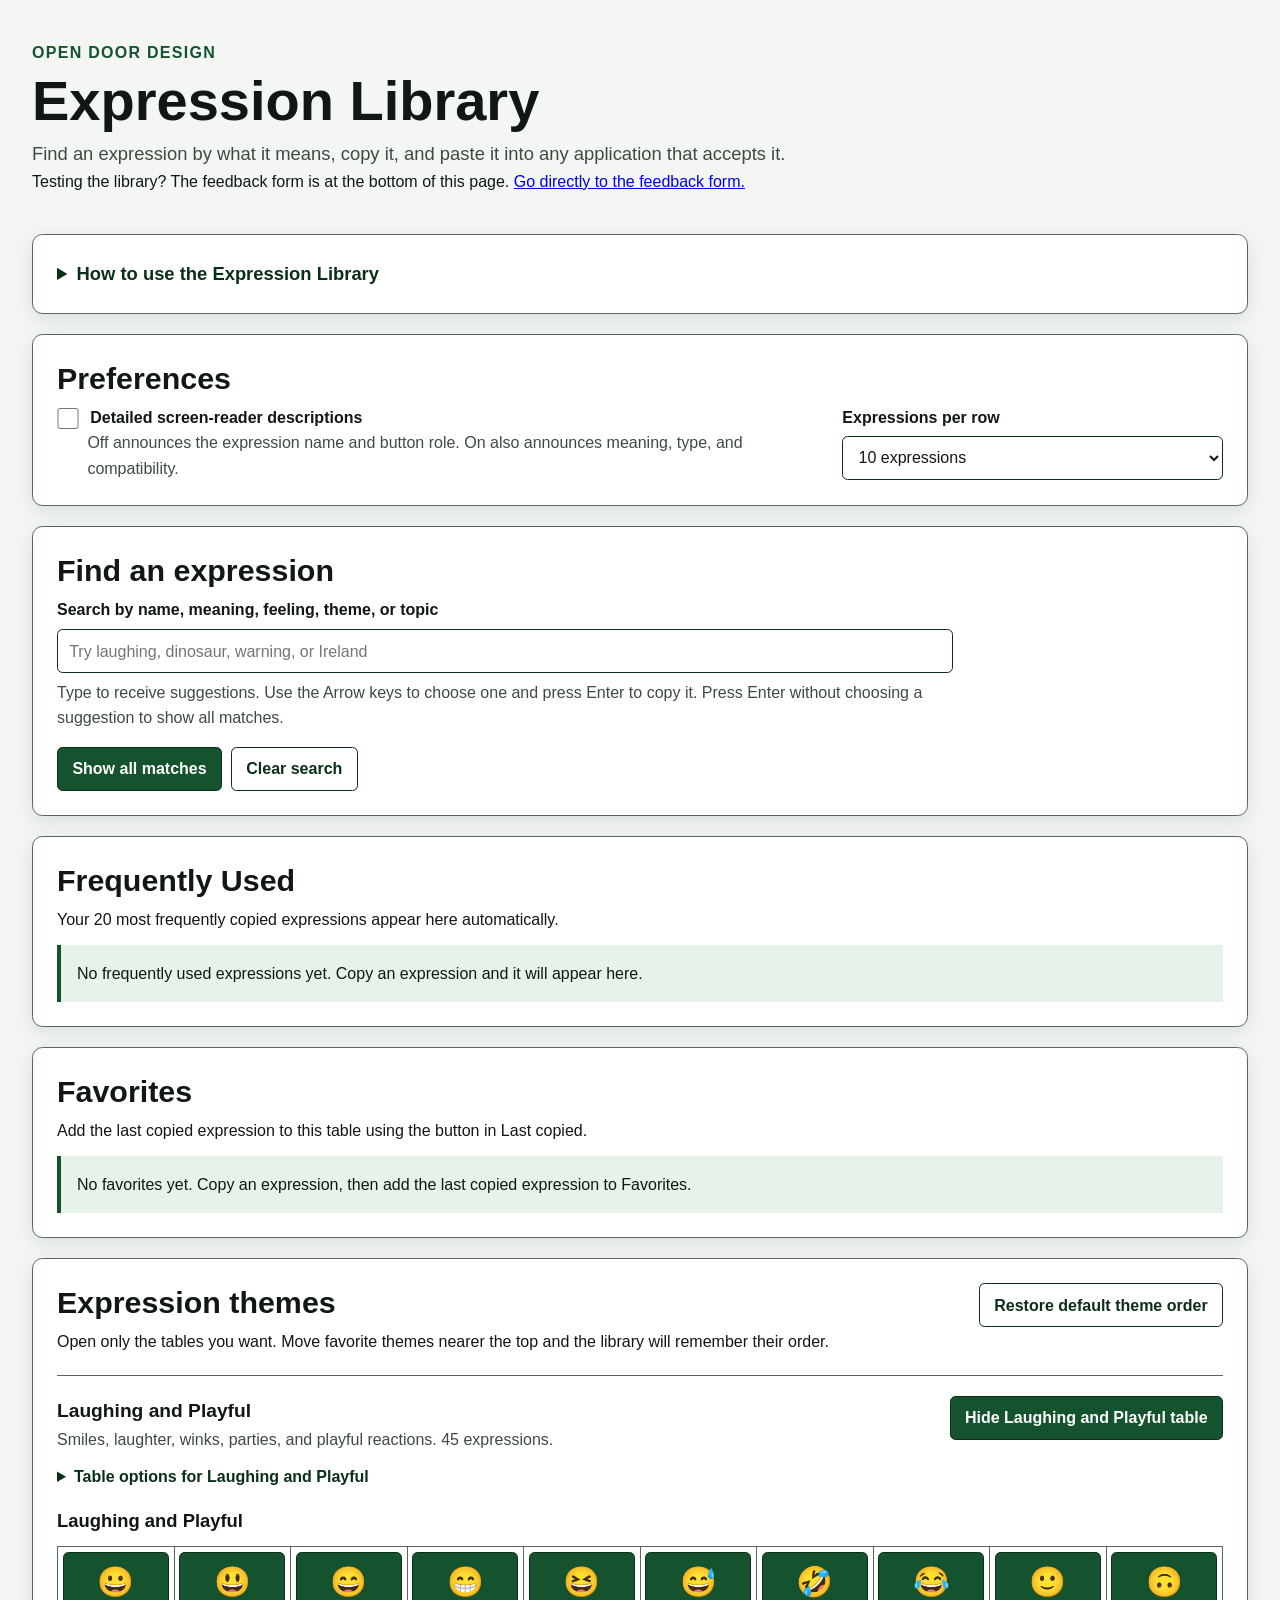
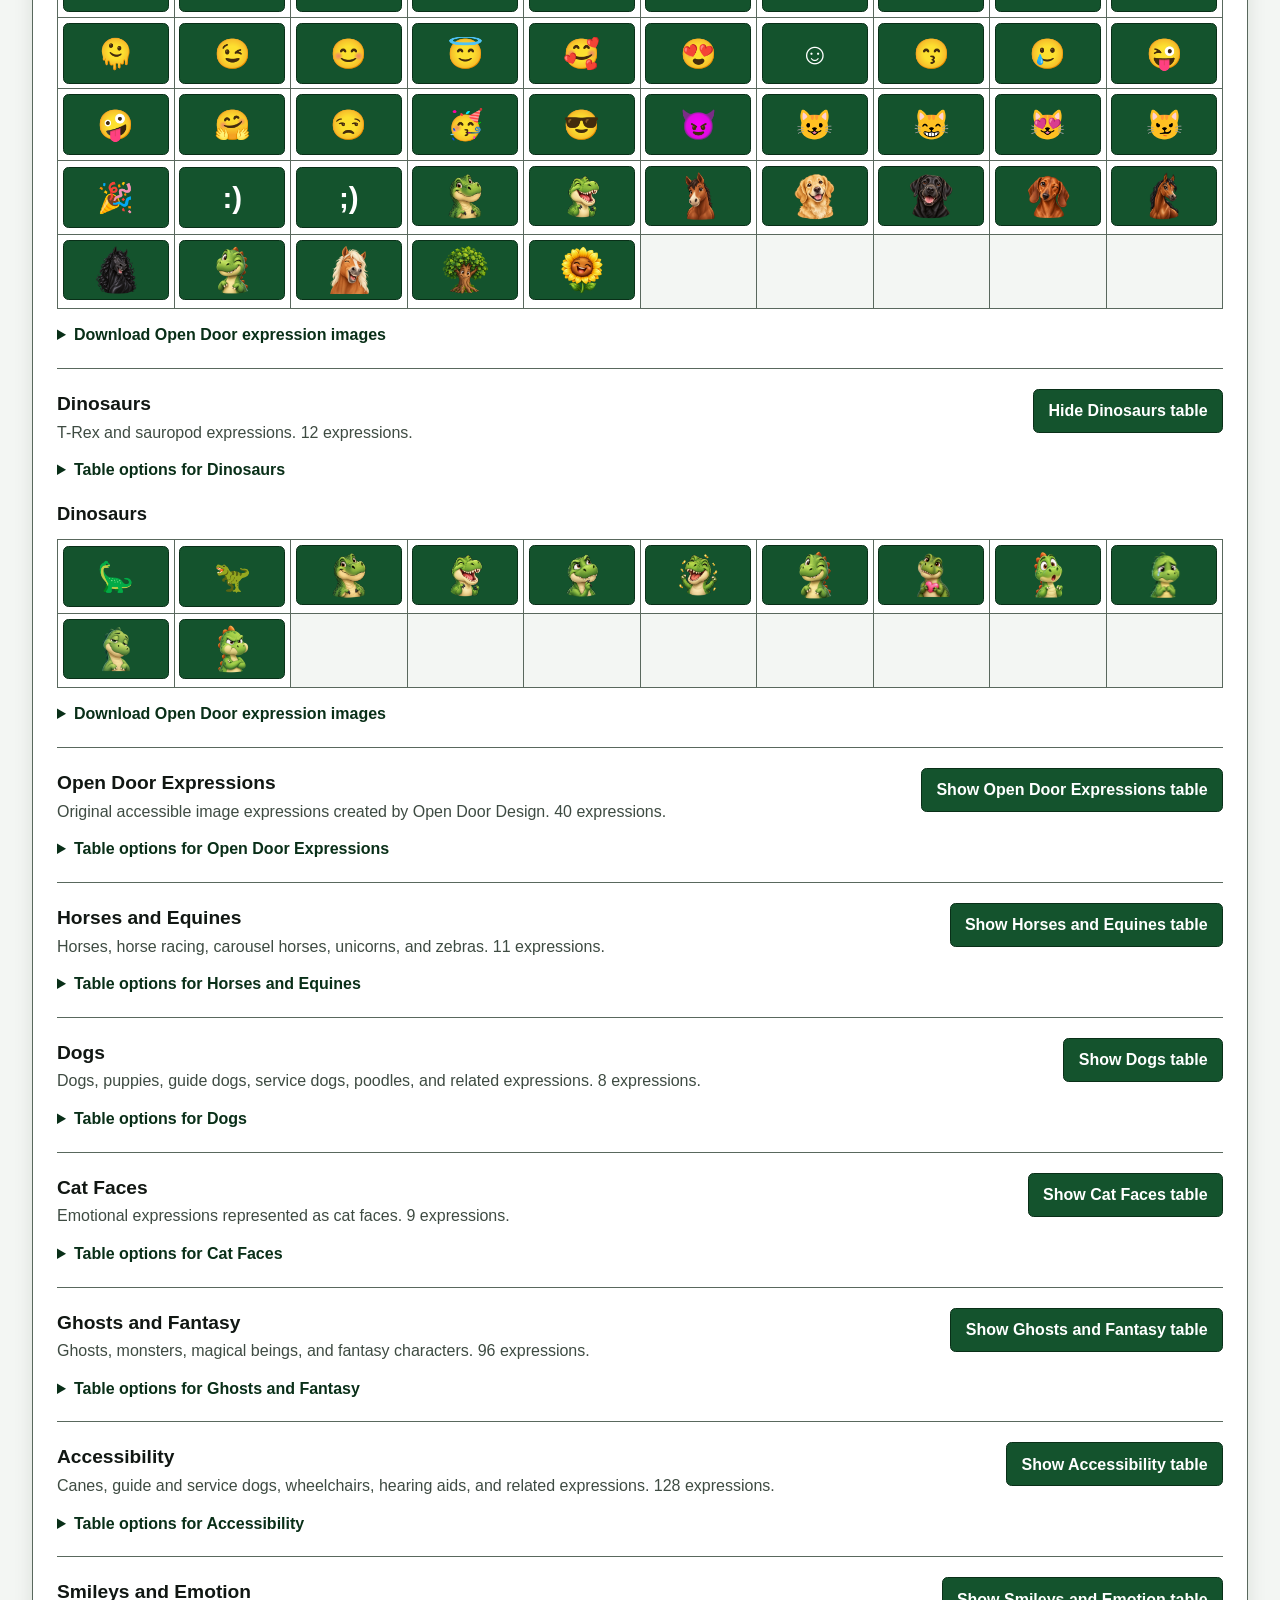
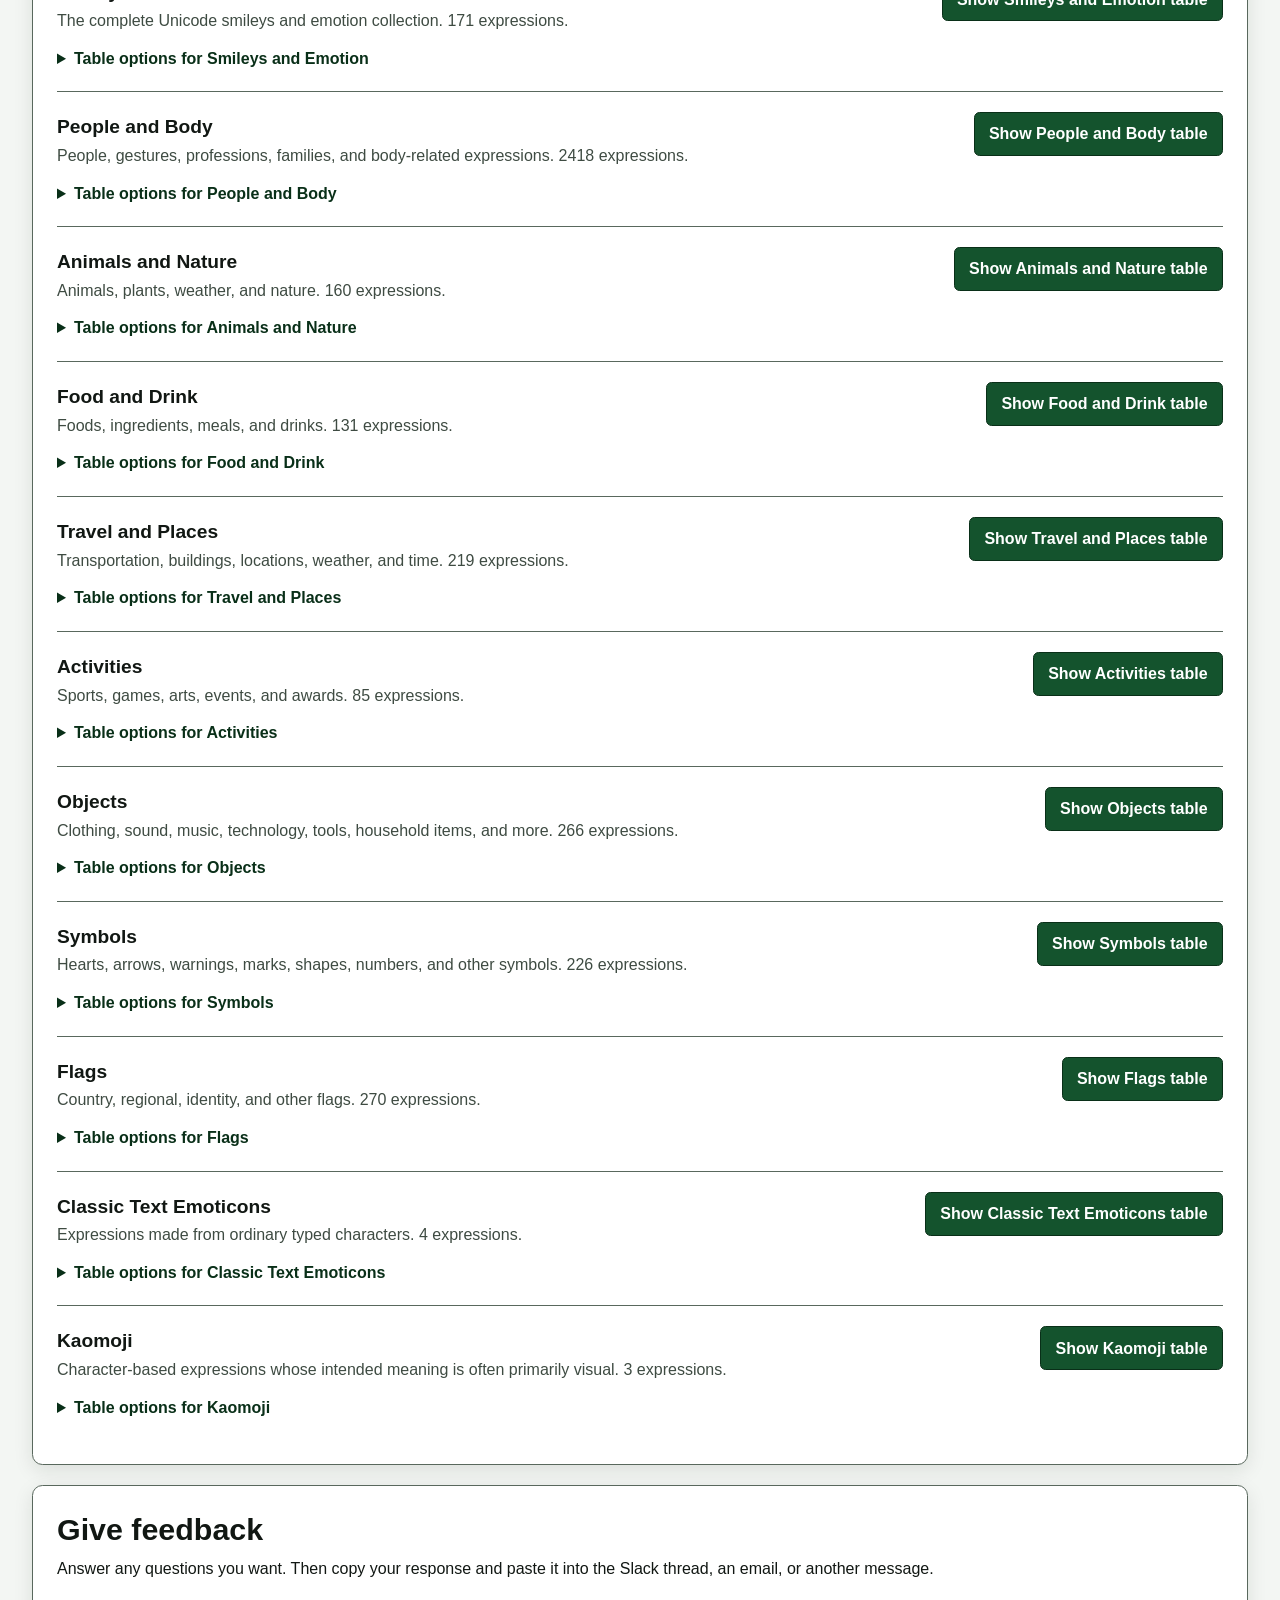
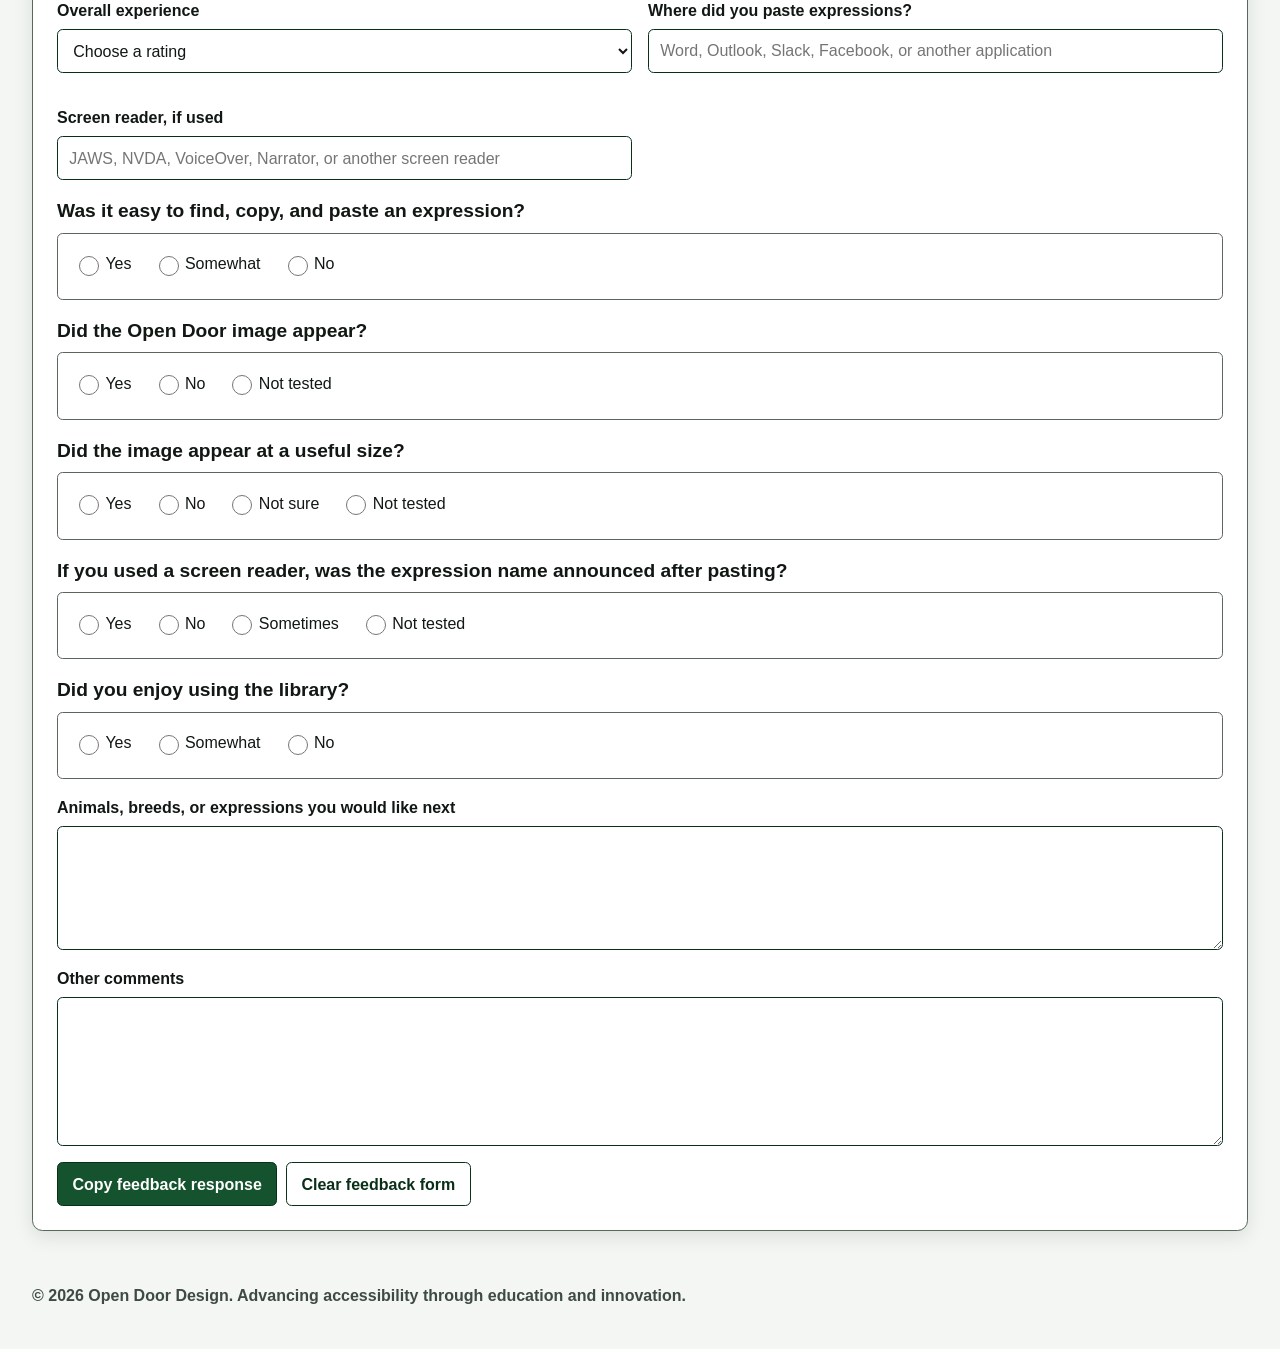
<file: index.html>
<!doctype html>
<html lang="en">
<head>
  <meta charset="utf-8">
  <meta name="viewport" content="width=device-width, initial-scale=1">
  <meta name="description" content="A screen-reader-first library for finding, understanding, and copying emoji, emoticons, kaomoji, symbols, and flags.">
  <title>Expression Library</title>
  <link rel="stylesheet" href="styles.css">
</head>
<body>
  <a class="skipLink" href="#expressionSearch">Skip to expression search</a>
  <header class="siteHeader">
    <p class="eyebrow">Open Door Design</p>
    <h1>Expression Library</h1>
    <p class="introduction">Find an expression by what it means, copy it, and paste it into any application that accepts it.</p>
    <p>Testing the library? The feedback form is at the bottom of this page. <a id="feedbackLink" href="#feedbackHeading">Go directly to the feedback form.</a></p>
  </header>
  <main id="main">
    <details class="instructions">
      <summary>How to use the Expression Library</summary>
      <div class="instructionsContent">
        <p>Type in the Find an expression edit combo. Use Down Arrow and Up Arrow to review suggestions. Press Enter on a suggestion to copy it.</p>
        <p>To browse, open a theme table and move through its expression buttons. Press Enter or Space to copy an expression. Frequently Used updates whenever an expression is copied.</p>
        <p>Unicode expressions copy as text. Open Door image expressions copy as small inline images with accessible HTML and a plain-text fallback. The receiving application decides which format to use.</p>
      </div>
    </details>
    <section class="controlPanel">
      <h2 id="preferencesHeading">Preferences</h2>
      <div class="preferencesGrid">
        <div class="preference">
          <input id="detailsToggle" type="checkbox">
          <label for="detailsToggle">Detailed screen-reader descriptions</label>
          <p>Off announces the expression name and button role. On also announces meaning, type, and compatibility.</p>
        </div>
        <div class="preference">
          <label for="columnCount">Expressions per row</label>
          <select id="columnCount">
            <option value="10">10 expressions</option>
            <option value="5">5 expressions</option>
          </select>
        </div>
      </div>
    </section>
    <section class="searchPanel" role="search" aria-labelledby="findHeading">
      <h2 id="findHeading">Find an expression</h2>
      <div class="comboWrapper">
        <label for="expressionSearch">Search by name, meaning, feeling, theme, or topic</label>
        <input id="expressionSearch" type="search" role="combobox" aria-autocomplete="list" aria-expanded="false" aria-controls="searchSuggestions" aria-describedby="searchHelp" autocomplete="off" placeholder="Try laughing, dinosaur, warning, or Ireland">
        <p id="searchHelp">Type to receive suggestions. Use the Arrow keys to choose one and press Enter to copy it. Press Enter without choosing a suggestion to show all matches.</p>
        <ul id="searchSuggestions" class="suggestions" role="listbox" aria-label="Expression suggestions" hidden></ul>
      </div>
      <div class="searchActions">
        <button id="showMatchesButton" type="button">Show all matches</button>
        <button id="clearSearchButton" class="secondaryButton" type="button">Clear search</button>
      </div>
    </section>
    <section id="lastCopiedSection" class="lastCopied" hidden>
      <h2 id="lastCopiedHeading">Last copied</h2>
      <p id="lastCopiedText"></p>
      <button id="favoriteLastButton" class="secondaryButton" type="button"></button>
    </section>
    <section id="searchResultsSection" class="permanentTableSection" hidden>
      <h2 id="searchResultsHeading">Search Results</h2>
      <p id="searchResultsSummary" tabindex="-1"></p>
      <div id="searchResultsTable"></div>
    </section>
    <section class="permanentTableSection">
      <h2 id="frequentHeading">Frequently Used</h2>
      <p>Your 20 most frequently copied expressions appear here automatically.</p>
      <div id="frequentTable"></div>
    </section>
    <section class="permanentTableSection">
      <h2 id="favoritesHeading">Favorites</h2>
      <p>Add the last copied expression to this table using the button in Last copied.</p>
      <div id="favoritesTable"></div>
    </section>
    <section class="themesSection">
      <div class="themesTitleRow">
        <div>
          <h2 id="themesHeading">Expression themes</h2>
          <p>Open only the tables you want. Move favorite themes nearer the top and the library will remember their order.</p>
        </div>
        <button id="resetThemeOrderButton" class="secondaryButton" type="button">Restore default theme order</button>
      </div>
      <div id="themeSections"></div>
    </section>
    <section class="feedbackSection" aria-labelledby="feedbackHeading">
      <h2 id="feedbackHeading" tabindex="-1">Give feedback</h2>
      <p>Answer any questions you want. Then copy your response and paste it into the Slack thread, an email, or another message.</p>
      <form id="feedbackForm">
        <div class="feedbackGrid">
          <div class="feedbackField">
            <label for="feedbackRating">Overall experience</label>
            <select id="feedbackRating" name="overallExperience">
              <option value="">Choose a rating</option>
              <option value="Excellent">Excellent</option>
              <option value="Good">Good</option>
              <option value="Fair">Fair</option>
              <option value="Poor">Poor</option>
            </select>
          </div>
          <div class="feedbackField">
            <label for="feedbackApplication">Where did you paste expressions?</label>
            <input id="feedbackApplication" name="application" type="text" autocomplete="off" placeholder="Word, Outlook, Slack, Facebook, or another application">
          </div>
          <div class="feedbackField">
            <label for="feedbackScreenReader">Screen reader, if used</label>
            <input id="feedbackScreenReader" name="screenReader" type="text" autocomplete="off" placeholder="JAWS, NVDA, VoiceOver, Narrator, or another screen reader">
          </div>
        </div>

        <h3 id="easyToUseQuestion" class="feedbackQuestion">Was it easy to find, copy, and paste an expression?</h3>
        <fieldset aria-labelledby="easyToUseQuestion">
          <label><input type="radio" name="easyToUse" value="Yes" aria-label="Yes - Easy to find, copy, and paste"> Yes</label>
          <label><input type="radio" name="easyToUse" value="Somewhat" aria-label="Somewhat - Easy to find, copy, and paste"> Somewhat</label>
          <label><input type="radio" name="easyToUse" value="No" aria-label="No - Easy to find, copy, and paste"> No</label>
        </fieldset>

        <h3 id="imageAppearedQuestion" class="feedbackQuestion">Did the Open Door image appear?</h3>
        <fieldset aria-labelledby="imageAppearedQuestion">
          <label><input type="radio" name="imageAppeared" value="Yes" aria-label="Yes - Open Door image appeared"> Yes</label>
          <label><input type="radio" name="imageAppeared" value="No" aria-label="No - Open Door image appeared"> No</label>
          <label><input type="radio" name="imageAppeared" value="Not tested" aria-label="Not tested - Open Door image appeared"> Not tested</label>
        </fieldset>

        <h3 id="usefulSizeQuestion" class="feedbackQuestion">Did the image appear at a useful size?</h3>
        <fieldset aria-labelledby="usefulSizeQuestion">
          <label><input type="radio" name="usefulSize" value="Yes" aria-label="Yes - Image appeared at a useful size"> Yes</label>
          <label><input type="radio" name="usefulSize" value="No" aria-label="No - Image appeared at a useful size"> No</label>
          <label><input type="radio" name="usefulSize" value="Not sure" aria-label="Not sure - Image appeared at a useful size"> Not sure</label>
          <label><input type="radio" name="usefulSize" value="Not tested" aria-label="Not tested - Image appeared at a useful size"> Not tested</label>
        </fieldset>

        <h3 id="nameAnnouncedQuestion" class="feedbackQuestion">If you used a screen reader, was the expression name announced after pasting?</h3>
        <fieldset aria-labelledby="nameAnnouncedQuestion">
          <label><input type="radio" name="nameAnnounced" value="Yes" aria-label="Yes - Expression name announced after pasting"> Yes</label>
          <label><input type="radio" name="nameAnnounced" value="No" aria-label="No - Expression name announced after pasting"> No</label>
          <label><input type="radio" name="nameAnnounced" value="Sometimes" aria-label="Sometimes - Expression name announced after pasting"> Sometimes</label>
          <label><input type="radio" name="nameAnnounced" value="Not tested" aria-label="Not tested - Expression name announced after pasting"> Not tested</label>
        </fieldset>

        <h3 id="enjoyedQuestion" class="feedbackQuestion">Did you enjoy using the library?</h3>
        <fieldset aria-labelledby="enjoyedQuestion">
          <label><input type="radio" name="enjoyed" value="Yes" aria-label="Yes - Enjoyed using the library"> Yes</label>
          <label><input type="radio" name="enjoyed" value="Somewhat" aria-label="Somewhat - Enjoyed using the library"> Somewhat</label>
          <label><input type="radio" name="enjoyed" value="No" aria-label="No - Enjoyed using the library"> No</label>
        </fieldset>

        <div class="feedbackField">
          <label for="feedbackRequests">Animals, breeds, or expressions you would like next</label>
          <textarea id="feedbackRequests" name="requests" rows="4"></textarea>
        </div>
        <div class="feedbackField">
          <label for="feedbackComments">Other comments</label>
          <textarea id="feedbackComments" name="comments" rows="5"></textarea>
        </div>
        <div class="feedbackActions">
          <button id="copyFeedbackButton" type="submit">Copy feedback response</button>
          <button id="clearFeedbackButton" class="secondaryButton" type="reset">Clear feedback form</button>
        </div>
        <p id="feedbackConfirmation" class="feedbackConfirmation" hidden></p>
      </form>
    </section>
  </main>
  <div id="status" class="visuallyHidden" role="status" aria-live="polite"></div>
  <footer>
    <p class="siteBrand">© 2026 Open Door Design. Advancing accessibility through education and innovation.</p>
  </footer>
  <script src="unicode-expressions.js"></script>
  <script src="expressions.js"></script>
  <script src="app.js"></script>
</body>
</html>
</file>
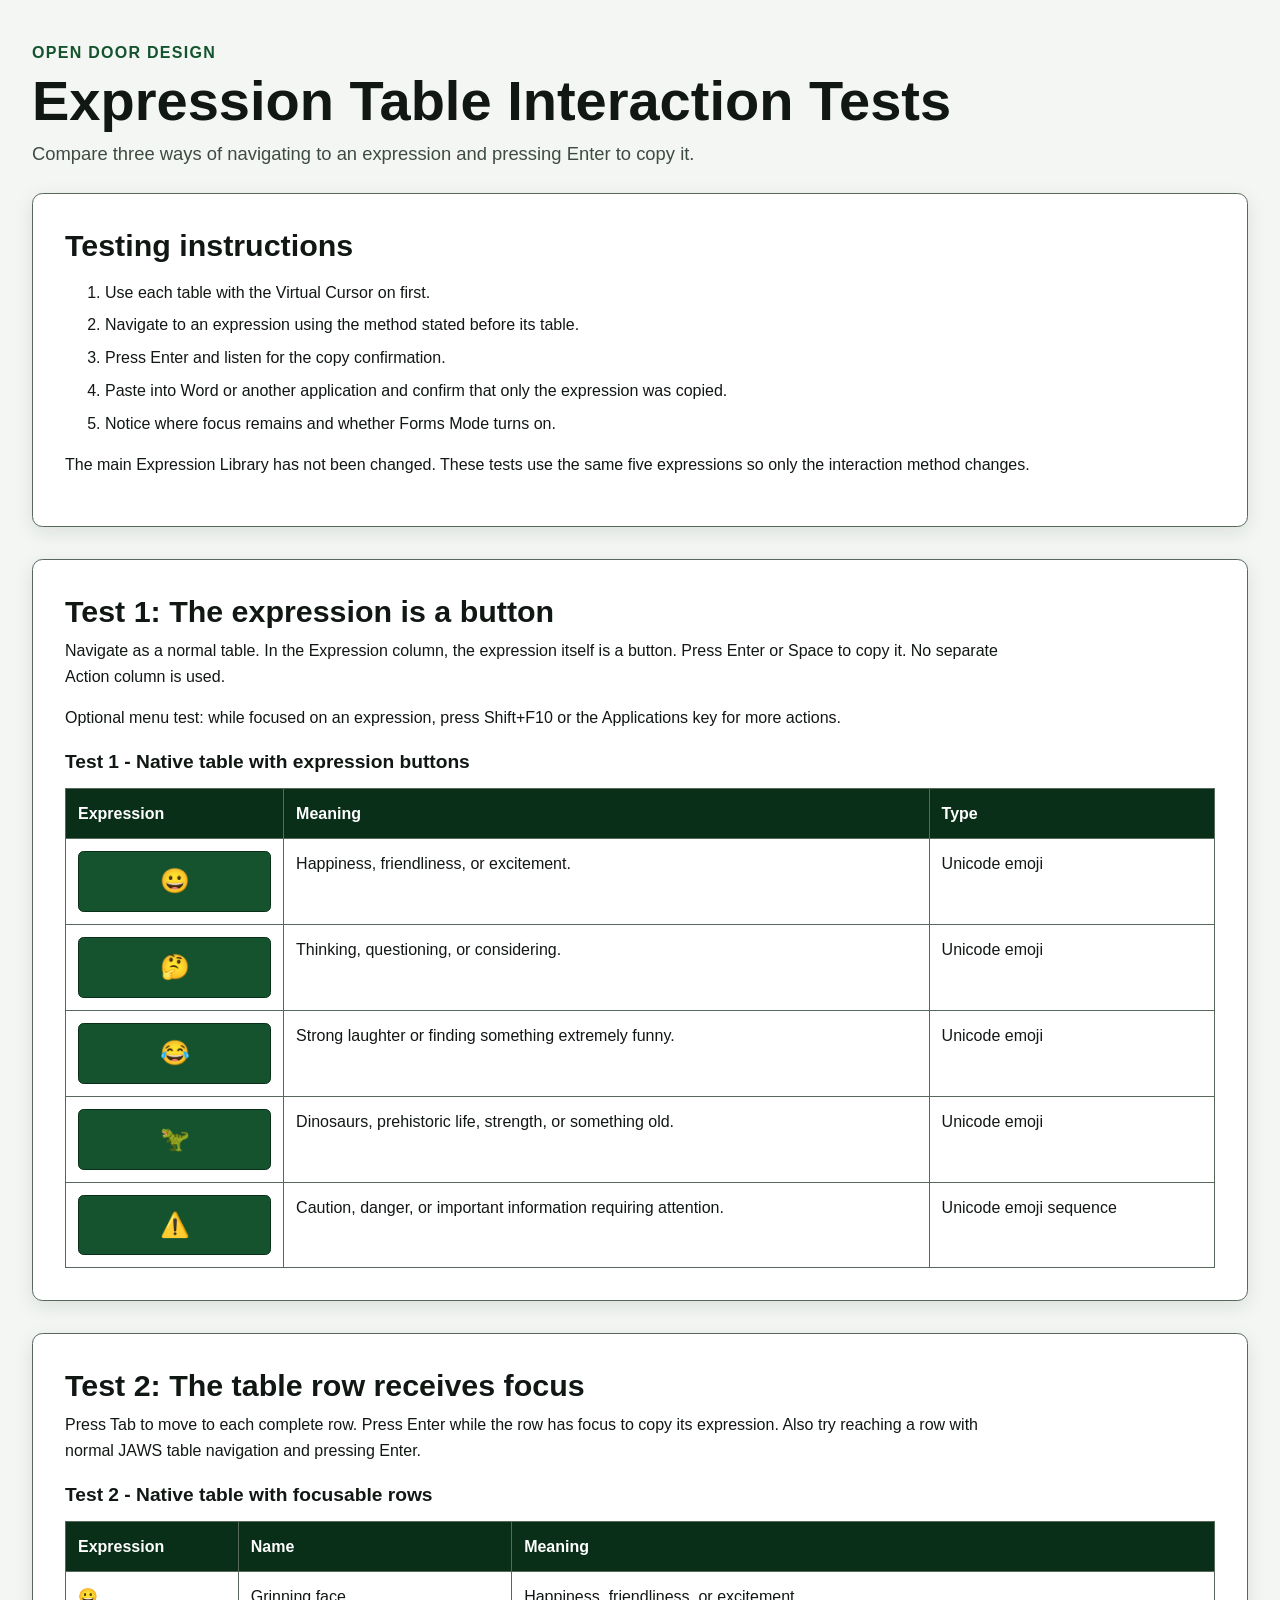
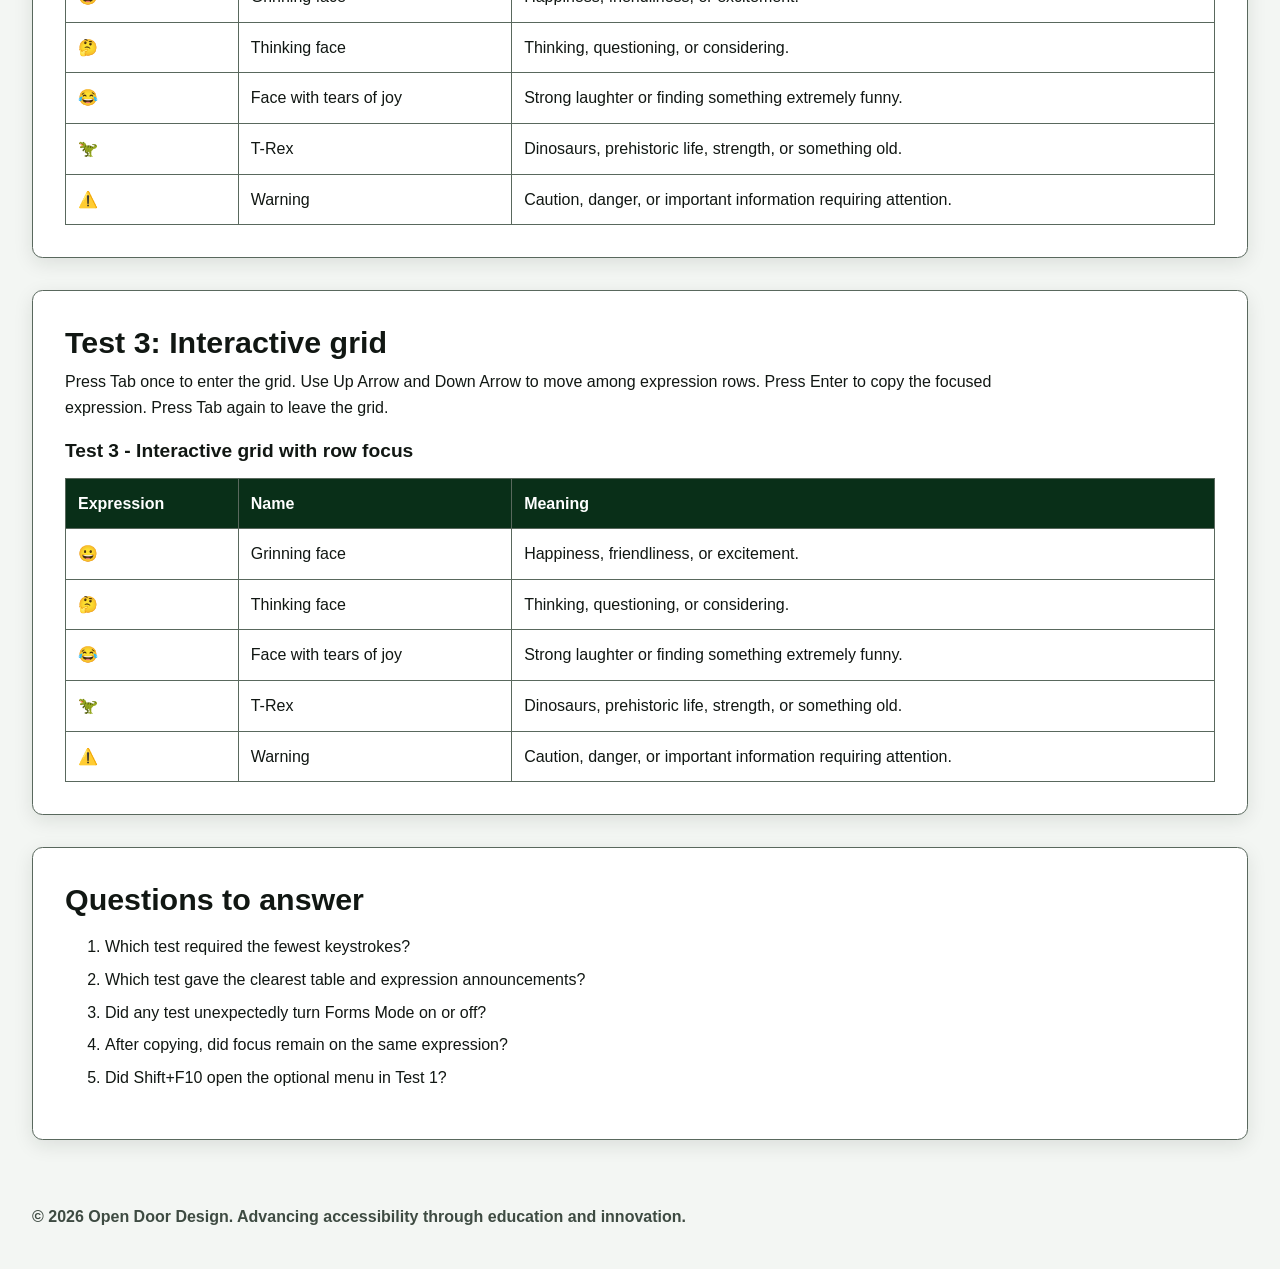
<file: InteractionTests.html>
<!doctype html>
<html lang="en">
<head>
  <meta charset="utf-8">
  <meta name="viewport" content="width=device-width, initial-scale=1">
  <meta name="description" content="Screen-reader interaction tests for copying expressions from accessible tables.">
  <title>Expression Table Interaction Tests</title>
  <link rel="stylesheet" href="styles.css">
  <link rel="stylesheet" href="interaction-tests.css">
</head>
<body>
  <a class="skipLink" href="#main">Skip to interaction tests</a>

  <header class="siteHeader">
    <p class="eyebrow">Open Door Design</p>
    <h1>Expression Table Interaction Tests</h1>
    <p class="introduction">Compare three ways of navigating to an expression and pressing Enter to copy it.</p>
  </header>

  <main id="main">
    <section class="testInstructions" aria-labelledby="instructionsHeading">
      <h2 id="instructionsHeading">Testing instructions</h2>
      <ol>
        <li>Use each table with the Virtual Cursor on first.</li>
        <li>Navigate to an expression using the method stated before its table.</li>
        <li>Press Enter and listen for the copy confirmation.</li>
        <li>Paste into Word or another application and confirm that only the expression was copied.</li>
        <li>Notice where focus remains and whether Forms Mode turns on.</li>
      </ol>
      <p>The main Expression Library has not been changed. These tests use the same five expressions so only the interaction method changes.</p>
    </section>

    <section class="testSection" aria-labelledby="testOneHeading">
      <h2 id="testOneHeading">Test 1: The expression is a button</h2>
      <p>Navigate as a normal table. In the Expression column, the expression itself is a button. Press Enter or Space to copy it. No separate Action column is used.</p>
      <p>Optional menu test: while focused on an expression, press Shift+F10 or the Applications key for more actions.</p>
      <table>
        <caption>Test 1 - Native table with expression buttons</caption>
        <thead>
          <tr>
            <th scope="col">Expression</th>
            <th scope="col">Meaning</th>
            <th scope="col">Type</th>
          </tr>
        </thead>
        <tbody id="buttonTableBody"></tbody>
      </table>
    </section>

    <section class="testSection" aria-labelledby="testTwoHeading">
      <h2 id="testTwoHeading">Test 2: The table row receives focus</h2>
      <p>Press Tab to move to each complete row. Press Enter while the row has focus to copy its expression. Also try reaching a row with normal JAWS table navigation and pressing Enter.</p>
      <table>
        <caption>Test 2 - Native table with focusable rows</caption>
        <thead>
          <tr>
            <th scope="col">Expression</th>
            <th scope="col">Name</th>
            <th scope="col">Meaning</th>
          </tr>
        </thead>
        <tbody id="rowTableBody"></tbody>
      </table>
    </section>

    <section class="testSection" aria-labelledby="testThreeHeading">
      <h2 id="testThreeHeading">Test 3: Interactive grid</h2>
      <p>Press Tab once to enter the grid. Use Up Arrow and Down Arrow to move among expression rows. Press Enter to copy the focused expression. Press Tab again to leave the grid.</p>
      <table id="expressionGrid" role="grid" aria-label="Test 3 - Interactive expression grid">
        <caption>Test 3 - Interactive grid with row focus</caption>
        <thead>
          <tr role="row">
            <th role="columnheader" scope="col">Expression</th>
            <th role="columnheader" scope="col">Name</th>
            <th role="columnheader" scope="col">Meaning</th>
          </tr>
        </thead>
        <tbody id="gridBody"></tbody>
      </table>
    </section>

    <section class="testNotes" aria-labelledby="notesHeading">
      <h2 id="notesHeading">Questions to answer</h2>
      <ol>
        <li>Which test required the fewest keystrokes?</li>
        <li>Which test gave the clearest table and expression announcements?</li>
        <li>Did any test unexpectedly turn Forms Mode on or off?</li>
        <li>After copying, did focus remain on the same expression?</li>
        <li>Did Shift+F10 open the optional menu in Test 1?</li>
      </ol>
    </section>
  </main>

  <div id="actionMenu" class="actionMenu" role="menu" aria-label="Expression actions" hidden>
    <button type="button" role="menuitem" data-menu-action="copy">Copy expression</button>
    <button type="button" role="menuitem" data-menu-action="copy-name">Copy expression with name</button>
    <button type="button" role="menuitem" data-menu-action="favorite">Add to test favorites</button>
  </div>

  <div id="testStatus" class="visuallyHidden" role="status" aria-live="polite"></div>

  <footer>
    <p class="siteBrand">© 2026 Open Door Design. Advancing accessibility through education and innovation.</p>
  </footer>

  <script src="interaction-tests.js"></script>
</body>
</html>
</file>
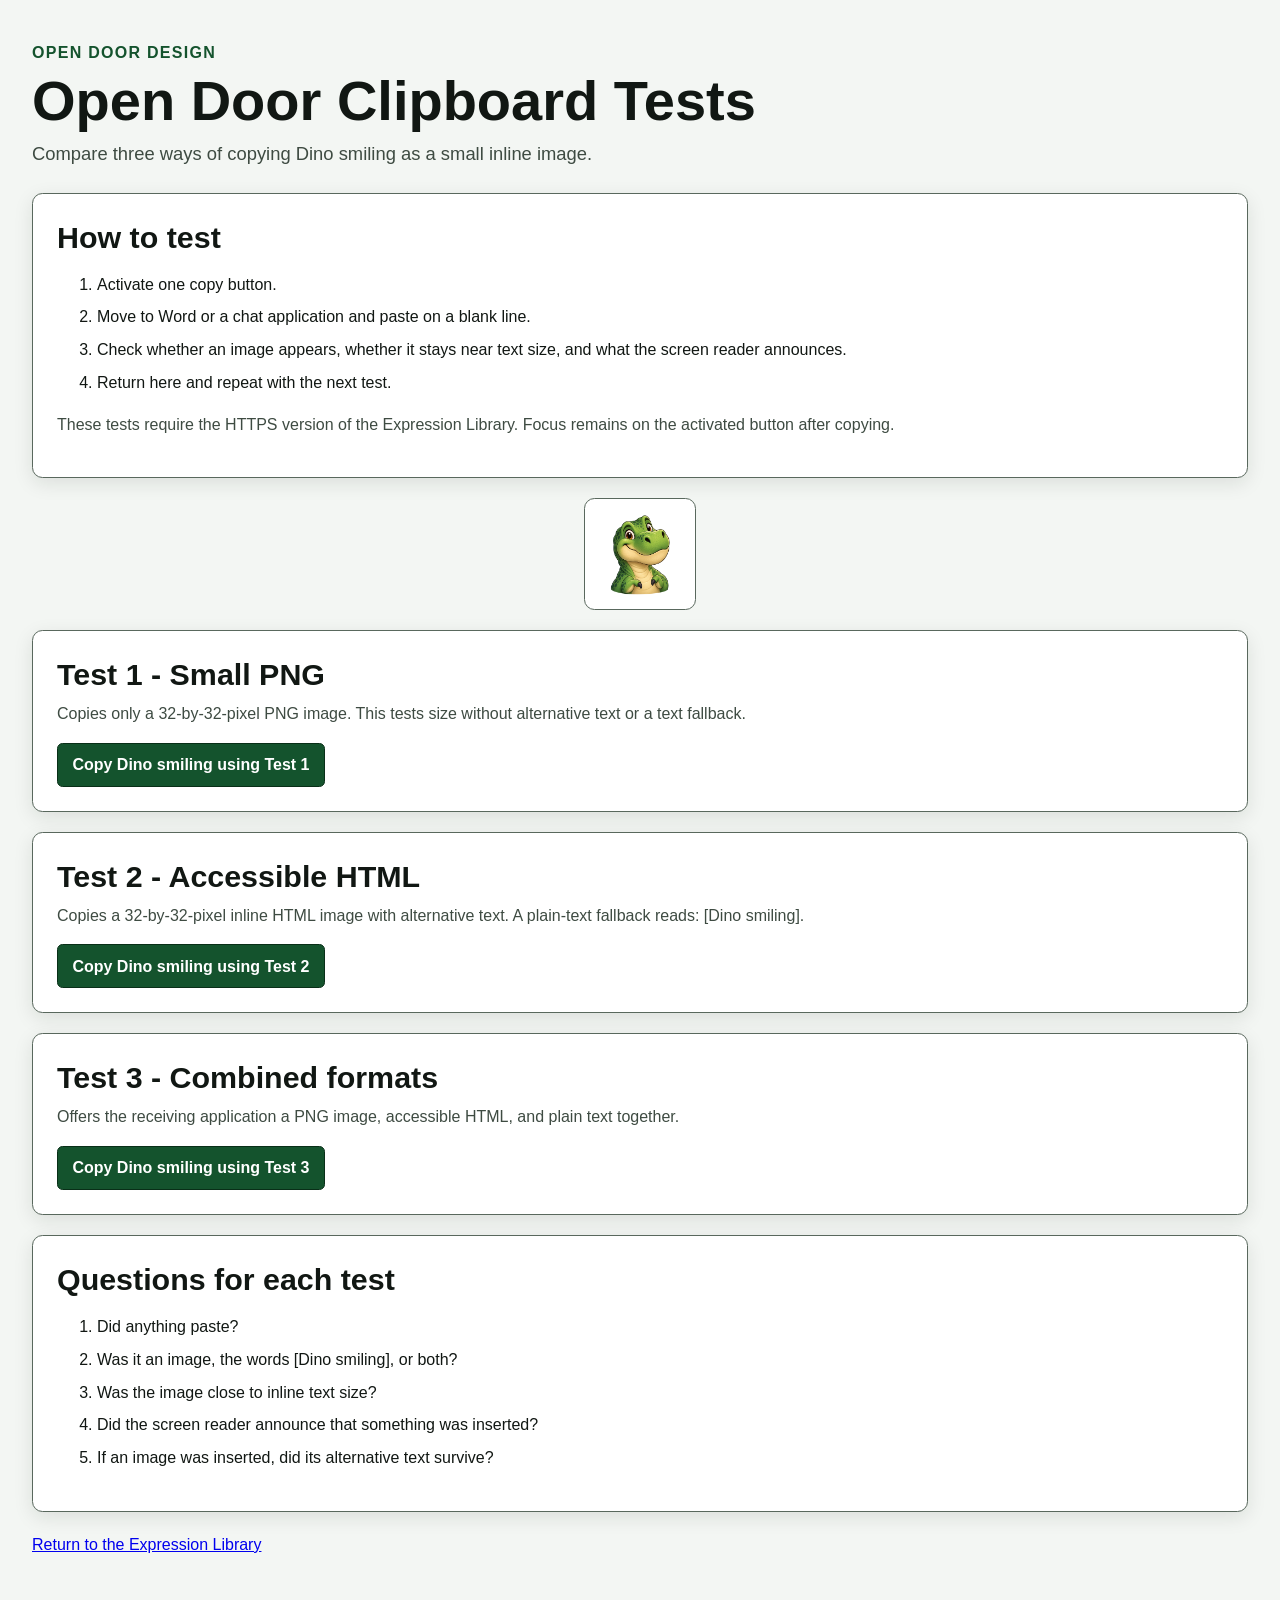
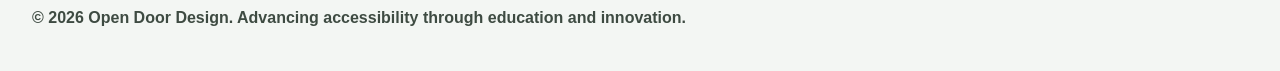
<file: OpenDoorClipboardTests.html>
<!doctype html>
<html lang="en">
<head>
  <meta charset="utf-8">
  <meta name="viewport" content="width=device-width, initial-scale=1">
  <meta name="description" content="Tests for copying accessible Open Door image expressions into other applications.">
  <title>Open Door Clipboard Tests</title>
  <link rel="stylesheet" href="styles.css">
  <link rel="stylesheet" href="OpenDoorClipboardTests.css">
</head>
<body>
  <a class="skipLink" href="#test1">Skip to clipboard tests</a>
  <header class="siteHeader">
    <p class="eyebrow">Open Door Design</p>
    <h1>Open Door Clipboard Tests</h1>
    <p class="introduction">Compare three ways of copying Dino smiling as a small inline image.</p>
  </header>
  <main>
    <section class="testInstructions">
      <h2>How to test</h2>
      <ol>
        <li>Activate one copy button.</li>
        <li>Move to Word or a chat application and paste on a blank line.</li>
        <li>Check whether an image appears, whether it stays near text size, and what the screen reader announces.</li>
        <li>Return here and repeat with the next test.</li>
      </ol>
      <p>These tests require the HTTPS version of the Expression Library. Focus remains on the activated button after copying.</p>
    </section>

    <div class="expressionPreview">
      <img src="assets/dinosmiling.png" alt="Dino smiling, a friendly green T-Rex with a warm smile and small raised arms.">
    </div>

    <section class="clipboardTest">
      <h2>Test 1 - Small PNG</h2>
      <p>Copies only a 32-by-32-pixel PNG image. This tests size without alternative text or a text fallback.</p>
      <button id="test1" type="button">Copy Dino smiling using Test 1</button>
    </section>

    <section class="clipboardTest">
      <h2>Test 2 - Accessible HTML</h2>
      <p>Copies a 32-by-32-pixel inline HTML image with alternative text. A plain-text fallback reads: [Dino smiling].</p>
      <button id="test2" type="button">Copy Dino smiling using Test 2</button>
    </section>

    <section class="clipboardTest">
      <h2>Test 3 - Combined formats</h2>
      <p>Offers the receiving application a PNG image, accessible HTML, and plain text together.</p>
      <button id="test3" type="button">Copy Dino smiling using Test 3</button>
    </section>

    <section class="testQuestions">
      <h2>Questions for each test</h2>
      <ol>
        <li>Did anything paste?</li>
        <li>Was it an image, the words [Dino smiling], or both?</li>
        <li>Was the image close to inline text size?</li>
        <li>Did the screen reader announce that something was inserted?</li>
        <li>If an image was inserted, did its alternative text survive?</li>
      </ol>
    </section>

    <p><a href="index.html">Return to the Expression Library</a></p>
  </main>
  <div id="clipboardStatus" class="visuallyHidden" role="status" aria-live="polite"></div>
  <footer>
    <p class="siteBrand">© 2026 Open Door Design. Advancing accessibility through education and innovation.</p>
  </footer>
  <script src="OpenDoorClipboardTests.js"></script>
</body>
</html>
</file>
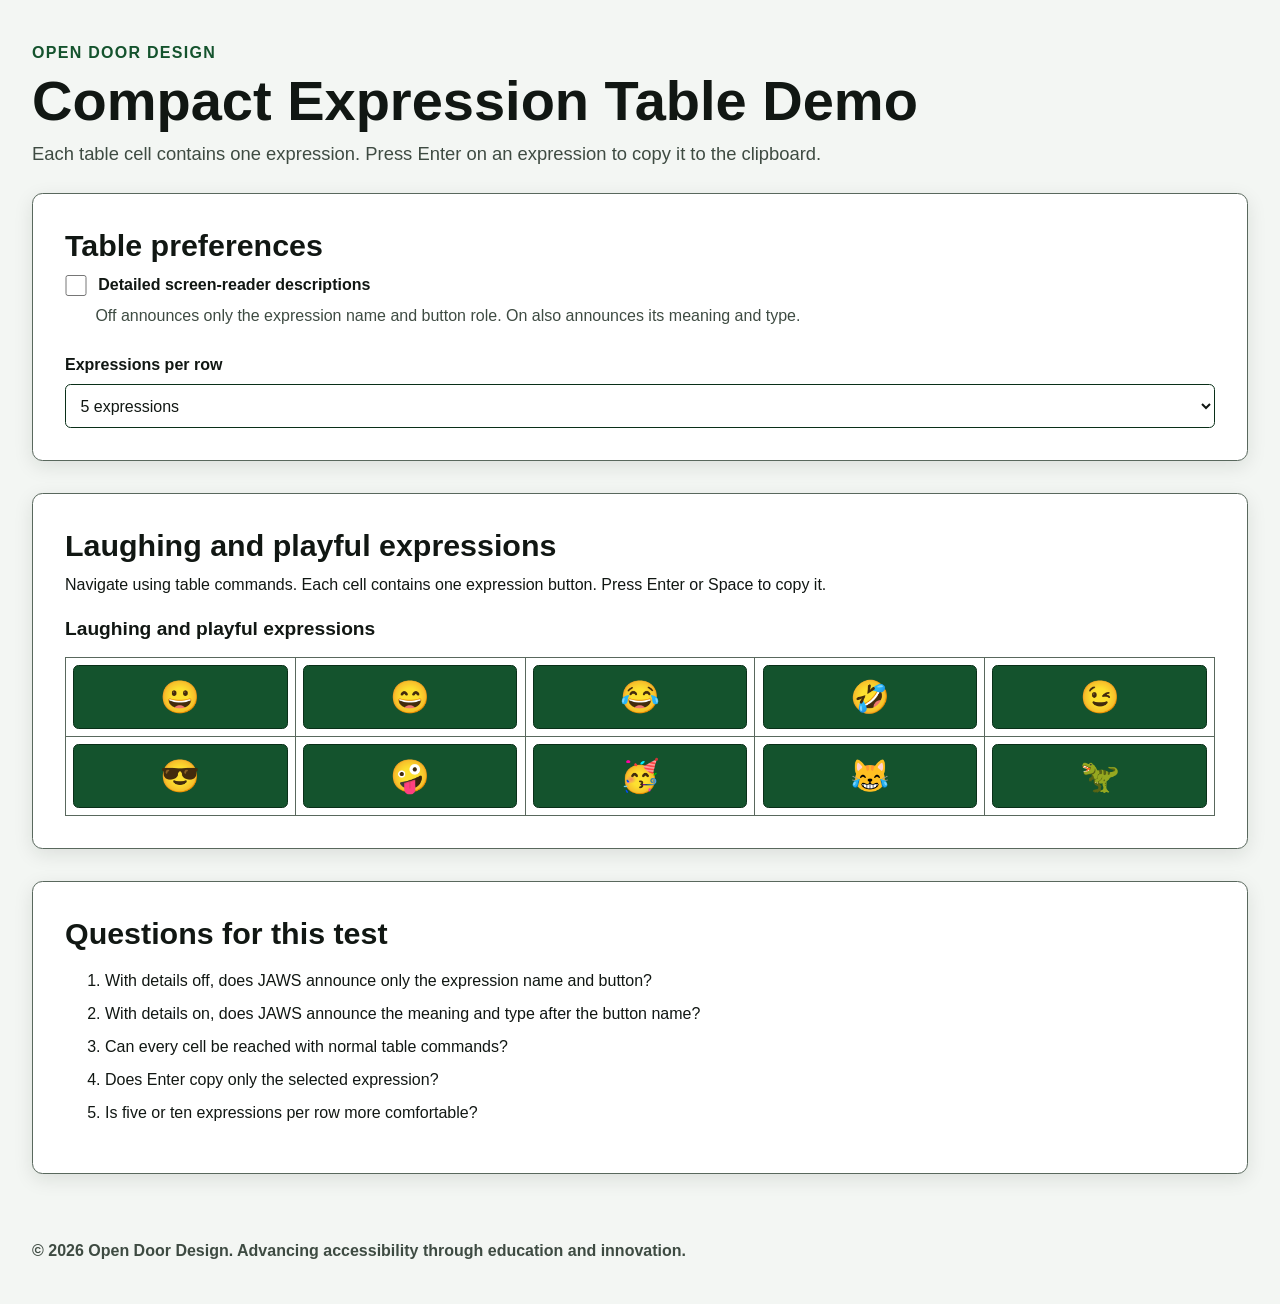
<file: TableDesignDemo.html>
<!doctype html>
<html lang="en">
<head>
  <meta charset="utf-8">
  <meta name="viewport" content="width=device-width, initial-scale=1">
  <meta name="description" content="Demo of a compact accessible expression table with optional screen-reader details.">
  <title>Compact Expression Table Demo</title>
  <link rel="stylesheet" href="styles.css">
  <link rel="stylesheet" href="table-design-demo.css">
</head>
<body>
  <a class="skipLink" href="#main">Skip to expression table demo</a>

  <header class="siteHeader">
    <p class="eyebrow">Open Door Design</p>
    <h1>Compact Expression Table Demo</h1>
    <p class="introduction">Each table cell contains one expression. Press Enter on an expression to copy it to the clipboard.</p>
  </header>

  <main id="main">
    <section class="demoSettings" aria-labelledby="settingsHeading">
      <h2 id="settingsHeading">Table preferences</h2>

      <div class="preference">
        <input id="detailsToggle" type="checkbox">
        <label for="detailsToggle">Detailed screen-reader descriptions</label>
        <p id="detailsHelp">Off announces only the expression name and button role. On also announces its meaning and type.</p>
      </div>

      <div class="preference">
        <label for="columnCount">Expressions per row</label>
        <select id="columnCount">
          <option value="5">5 expressions</option>
          <option value="10">10 expressions</option>
        </select>
      </div>
    </section>

    <section class="demoTableSection" aria-labelledby="expressionsHeading">
      <h2 id="expressionsHeading">Laughing and playful expressions</h2>
      <p id="tableInstructions">Navigate using table commands. Each cell contains one expression button. Press Enter or Space to copy it.</p>

      <div class="expressionTableWrapper" tabindex="0" role="region" aria-label="Scrollable expression table">
        <table id="expressionTable" aria-describedby="tableInstructions">
          <caption>Laughing and playful expressions</caption>
          <tbody id="expressionTableBody"></tbody>
        </table>
      </div>
    </section>

    <section class="demoQuestions" aria-labelledby="questionsHeading">
      <h2 id="questionsHeading">Questions for this test</h2>
      <ol>
        <li>With details off, does JAWS announce only the expression name and button?</li>
        <li>With details on, does JAWS announce the meaning and type after the button name?</li>
        <li>Can every cell be reached with normal table commands?</li>
        <li>Does Enter copy only the selected expression?</li>
        <li>Is five or ten expressions per row more comfortable?</li>
      </ol>
    </section>
  </main>

  <div id="demoStatus" class="visuallyHidden" role="status" aria-live="polite"></div>

  <footer>
    <p class="siteBrand">© 2026 Open Door Design. Advancing accessibility through education and innovation.</p>
  </footer>

  <script src="table-design-demo.js"></script>
</body>
</html>
</file>
<file: styles.css>
:root {
  color-scheme: light;
  --page: #f3f6f3;
  --surface: #ffffff;
  --surface-alt: #e7f3e9;
  --text: #111713;
  --muted: #3e4b42;
  --green: #14532d;
  --green-dark: #092f18;
  --border: #59685d;
  --focus: #9b4300;
  --shadow: 0 0.35rem 1.2rem rgba(18, 32, 22, 0.1);
}

* { box-sizing: border-box; }
html { scroll-behavior: smooth; }
body { margin: 0; background: var(--page); color: var(--text); font-family: Arial, Helvetica, sans-serif; font-size: 1rem; line-height: 1.6; }

.skipLink { position: absolute; left: 1rem; top: -6rem; z-index: 100; padding: 0.75rem 1rem; background: var(--surface); color: var(--green-dark); border: 0.18rem solid var(--green-dark); font-weight: 700; }
.skipLink:focus { top: 1rem; }
.siteHeader, main, footer { width: min(76rem, calc(100% - 2rem)); margin-inline: auto; }
.siteHeader { padding: 2.5rem 0 1.5rem; }
.eyebrow { margin: 0 0 0.25rem; color: var(--green); font-weight: 700; letter-spacing: 0.08em; text-transform: uppercase; }
h1, h2, h3, p { margin-top: 0; }
h1 { margin-bottom: 0.5rem; font-size: clamp(2rem, 5vw, 3.5rem); line-height: 1.1; }
h2 { margin-bottom: 0.5rem; font-size: clamp(1.4rem, 3vw, 1.9rem); line-height: 1.25; }
h3 { margin-bottom: 0; font-size: 1.2rem; }
h4 { margin: 0; font-size: 1.1rem; }
.introduction { max-width: 54rem; margin-bottom: 0; color: var(--muted); font-size: 1.15rem; }

.instructions, .controlPanel, .searchPanel, .lastCopied, .permanentTableSection, .themesSection, .feedbackSection { margin-bottom: 1.25rem; padding: clamp(1rem, 3vw, 1.5rem); background: var(--surface); border: 0.08rem solid var(--border); border-radius: 0.65rem; box-shadow: var(--shadow); }
.instructions summary, .themeOptions summary { color: var(--green-dark); cursor: pointer; font-weight: 700; }
.instructions summary { font-size: 1.15rem; }
.instructionsContent { padding-top: 1rem; }
.instructionsContent p:last-child, .preference p, .permanentTableSection > p:last-of-type, .themesTitleRow p { margin-bottom: 0; }
.preferencesGrid { display: grid; grid-template-columns: minmax(18rem, 2fr) minmax(12rem, 1fr); gap: 1.5rem; }
.preference input[type="checkbox"] { width: 1.35rem; min-height: 1.35rem; margin: 0 0.45rem 0 0; vertical-align: middle; }
.preference p { margin-left: 1.9rem; color: var(--muted); }
label { font-weight: 700; }

input, select, button { min-height: 2.75rem; border: 0.12rem solid var(--green-dark); border-radius: 0.35rem; font: inherit; }
input, select { padding: 0.5rem 0.7rem; background: var(--surface); color: var(--text); }
select { display: block; width: 100%; margin-top: 0.35rem; }
button { padding: 0.5rem 0.9rem; background: var(--green); color: #ffffff; cursor: pointer; font-weight: 700; }
button:hover { background: var(--green-dark); }
button:disabled { background: #d9ddd9; color: #4d554f; cursor: not-allowed; }
input:focus, select:focus, button:focus-visible, summary:focus-visible, [tabindex="-1"]:focus { outline: 0.2rem solid var(--focus); outline-offset: 0.18rem; }
.secondaryButton { background: var(--surface); color: var(--green-dark); }
.secondaryButton:hover { background: var(--surface-alt); }

.comboWrapper { position: relative; max-width: 56rem; }
#expressionSearch { display: block; width: 100%; margin-top: 0.4rem; }
#searchHelp { margin: 0.4rem 0 0; color: var(--muted); }
.suggestions { position: absolute; z-index: 30; width: 100%; max-height: 22rem; margin: 0.25rem 0 0; padding: 0; overflow-y: auto; background: var(--surface); border: 0.12rem solid var(--green-dark); border-radius: 0.35rem; box-shadow: var(--shadow); list-style: none; }
.suggestions [role="option"] { padding: 0.65rem 0.8rem; border-bottom: 0.05rem solid var(--border); cursor: pointer; }
.suggestions [role="option"]:last-child { border-bottom: 0; }
.suggestions [role="option"][aria-selected="true"] { background: var(--green-dark); color: #ffffff; }
.suggestionCharacter { display: inline-block; min-width: 2.25rem; font-size: 1.4rem; }
.suggestionImage { width: 2rem; height: 2rem; margin-right: 0.4rem; object-fit: contain; vertical-align: middle; }
.searchActions, .themeMoveActions { display: flex; flex-wrap: wrap; gap: 0.55rem; margin-top: 1rem; }
.lastCopied { border-left: 0.4rem solid var(--green); }
.lastCopied p { margin-bottom: 0.65rem; font-weight: 700; }

.themesTitleRow, .themeHeader { display: flex; align-items: start; justify-content: space-between; gap: 1rem; }
.themeSection { padding: 1.25rem 0; border-top: 0.1rem solid var(--border); }
.themeSection:first-child { margin-top: 1.25rem; }
.themeHeaderText p { margin-bottom: 0; color: var(--muted); }
.themeOptions { margin-top: 0.75rem; }
.expressionTableRegion { margin-top: 1rem; overflow-x: auto; }
.expressionTable { width: 100%; min-width: 32rem; border-collapse: collapse; table-layout: fixed; }
.expressionTable caption { padding: 0 0 0.65rem; color: var(--text); font-size: 1.15rem; font-weight: 700; text-align: left; }
.expressionTable td { min-width: 3.25rem; padding: 0.3rem; border: 0.07rem solid var(--border); text-align: center; }
.expressionButton { width: 100%; min-width: 2.75rem; min-height: 3.8rem; padding: 0.25rem; font-size: 1.85rem; line-height: 1.2; }
.customExpressionImage { display: block; width: 3rem; height: 3rem; margin: 0 auto; object-fit: contain; }
.imageDownloads { margin-top: 0.85rem; }
.imageDownloads summary { color: var(--green-dark); cursor: pointer; font-weight: 700; }
.imageDownloads ul { margin-bottom: 0; }
.openDoorSubgroup { margin-top: 1.25rem; }
.emptyCell { background: var(--page); }
.emptyMessage { margin: 0.75rem 0 0; padding: 1rem; background: var(--surface-alt); border-left: 0.3rem solid var(--green); }

.feedbackGrid { display: grid; grid-template-columns: repeat(2, minmax(16rem, 1fr)); gap: 1rem; }
.feedbackField { margin-bottom: 1rem; }
.feedbackField input, .feedbackField textarea { display: block; width: 100%; margin-top: 0.35rem; }
textarea { padding: 0.6rem 0.7rem; background: var(--surface); color: var(--text); border: 0.12rem solid var(--green-dark); border-radius: 0.35rem; font: inherit; resize: vertical; }
textarea:focus { outline: 0.2rem solid var(--focus); outline-offset: 0.18rem; }
.feedbackSection fieldset { margin: 0 0 1rem; padding: 0.75rem 1rem 1rem; border: 0.08rem solid var(--border); border-radius: 0.35rem; }
.feedbackQuestion { margin: 0 0 0.35rem; }
.feedbackSection fieldset label { display: inline-flex; align-items: center; margin: 0.35rem 1.1rem 0.2rem 0; font-weight: 400; }
.feedbackSection input[type="radio"] { width: 1.25rem; min-height: 1.25rem; margin-right: 0.4rem; }
.feedbackActions { display: flex; flex-wrap: wrap; gap: 0.55rem; }
.feedbackConfirmation { margin: 1rem 0 0; padding: 0.75rem; background: var(--surface-alt); border-left: 0.3rem solid var(--green); font-weight: 700; }

footer { padding: 2rem 0 2.5rem; color: var(--muted); }
.siteBrand { margin: 0; font-weight: 700; }
.visuallyHidden { position: absolute !important; width: 1px !important; height: 1px !important; padding: 0 !important; margin: -1px !important; overflow: hidden !important; clip: rect(0, 0, 0, 0) !important; white-space: nowrap !important; border: 0 !important; }
[hidden] { display: none !important; }

@media (max-width: 48rem) {
  .preferencesGrid, .feedbackGrid { grid-template-columns: 1fr; }
  .themesTitleRow, .themeHeader { display: block; }
  .themesTitleRow > button, .themeHeader > button { width: 100%; margin-top: 0.75rem; }
}

@media (max-width: 35rem) {
  .siteHeader, main, footer { width: min(100% - 1rem, 76rem); }
  .searchActions button, .themeMoveActions button { width: 100%; }
  .expressionTable { min-width: 28rem; }
  .expressionButton { min-height: 3.25rem; font-size: 1.55rem; }
}

@media (prefers-reduced-motion: reduce) { html { scroll-behavior: auto; } }
@media (forced-colors: active) {
  .instructions, .controlPanel, .searchPanel, .lastCopied, .permanentTableSection, .themesSection, .feedbackSection { border: 0.12rem solid CanvasText; }
}
</file>
<file: interaction-tests.css>
.testInstructions,
.testSection,
.testNotes {
  margin-bottom: 2rem;
  padding: clamp(1rem, 4vw, 2rem);
  background: var(--surface);
  border: 0.08rem solid var(--border);
  border-radius: 0.65rem;
  box-shadow: var(--shadow);
}

.testInstructions li,
.testNotes li {
  margin-bottom: 0.45rem;
}

.testSection > p {
  max-width: 60rem;
}

.tableWrapper {
  overflow-x: auto;
}

table {
  width: 100%;
  border-collapse: collapse;
  background: var(--surface);
}

caption {
  padding: 0 0 0.65rem;
  color: var(--text);
  font-size: 1.2rem;
  font-weight: 700;
  text-align: left;
}

th,
td {
  padding: 0.75rem;
  border: 0.08rem solid var(--border);
  text-align: left;
  vertical-align: top;
}

thead th {
  background: var(--green-dark);
  color: #ffffff;
}

.expressionButton {
  min-width: 8rem;
  font-size: 1.5rem;
}

.focusableRow:focus,
.gridRow:focus {
  outline: 0.2rem solid var(--focus);
  outline-offset: -0.2rem;
  background: var(--green-light);
}

.focusableRow,
.gridRow {
  cursor: pointer;
}

.actionMenu {
  position: fixed;
  z-index: 20;
  left: 50%;
  top: 50%;
  width: min(24rem, calc(100% - 2rem));
  padding: 0.75rem;
  transform: translate(-50%, -50%);
  background: var(--surface);
  border: 0.15rem solid var(--green-dark);
  border-radius: 0.5rem;
  box-shadow: 0 0.5rem 2rem rgba(0, 0, 0, 0.3);
}

.actionMenu button {
  display: block;
  width: 100%;
  margin-bottom: 0.5rem;
  text-align: left;
}

.actionMenu button:last-child {
  margin-bottom: 0;
}

@media (max-width: 40rem) {
  th,
  td {
    padding: 0.55rem;
  }
}
</file>
<file: OpenDoorClipboardTests.css>
.testInstructions,
.clipboardTest,
.testQuestions {
  margin-bottom: 1.25rem;
  padding: clamp(1rem, 3vw, 1.5rem);
  background: var(--surface);
  border: 0.08rem solid var(--border);
  border-radius: 0.65rem;
  box-shadow: var(--shadow);
}

.testInstructions li,
.testQuestions li {
  margin-bottom: 0.45rem;
}

.testInstructions p,
.clipboardTest p {
  color: var(--muted);
}

.expressionPreview {
  width: 7rem;
  margin: 0 auto 1.25rem;
  padding: 0.75rem;
  background: var(--surface);
  border: 0.08rem solid var(--border);
  border-radius: 0.65rem;
}

.expressionPreview img {
  display: block;
  width: 100%;
  height: auto;
}
</file>
<file: table-design-demo.css>
.demoSettings,
.demoTableSection,
.demoQuestions {
  margin-bottom: 2rem;
  padding: clamp(1rem, 4vw, 2rem);
  background: var(--surface);
  border: 0.08rem solid var(--border);
  border-radius: 0.65rem;
  box-shadow: var(--shadow);
}

.preference + .preference {
  margin-top: 1.5rem;
}

.preference input[type="checkbox"] {
  width: 1.35rem;
  min-height: 1.35rem;
  margin: 0 0.45rem 0 0;
  vertical-align: middle;
}

.preference select {
  display: block;
  min-height: 2.75rem;
  margin-top: 0.4rem;
  padding: 0.45rem 2rem 0.45rem 0.65rem;
  background: var(--surface);
  color: var(--text);
  border: 0.12rem solid var(--green-dark);
  border-radius: 0.35rem;
  font: inherit;
}

.preference select:focus-visible,
.preference input:focus-visible {
  outline: 0.2rem solid var(--focus);
  outline-offset: 0.18rem;
}

#detailsHelp {
  margin: 0.35rem 0 0 1.9rem;
  color: var(--muted);
}

.expressionTableWrapper {
  overflow-x: auto;
}

.expressionTableWrapper:focus {
  outline: 0.2rem solid var(--focus);
  outline-offset: 0.18rem;
}

#expressionTable {
  width: 100%;
  min-width: 32rem;
  border-collapse: collapse;
  table-layout: fixed;
}

#expressionTable caption {
  padding: 0 0 0.75rem;
  color: var(--text);
  font-size: 1.2rem;
  font-weight: 700;
  text-align: left;
}

#expressionTable td {
  min-width: 5.5rem;
  padding: 0.45rem;
  border: 0.08rem solid var(--border);
  text-align: center;
}

.compactExpressionButton {
  width: 100%;
  min-width: 3.25rem;
  min-height: 4rem;
  padding: 0.35rem;
  font-size: 2rem;
  line-height: 1.2;
}

.demoQuestions li {
  margin-bottom: 0.45rem;
}

@media (max-width: 40rem) {
  #expressionTable {
    min-width: 28rem;
  }

  .compactExpressionButton {
    min-height: 3.5rem;
    font-size: 1.7rem;
  }
}
</file>
